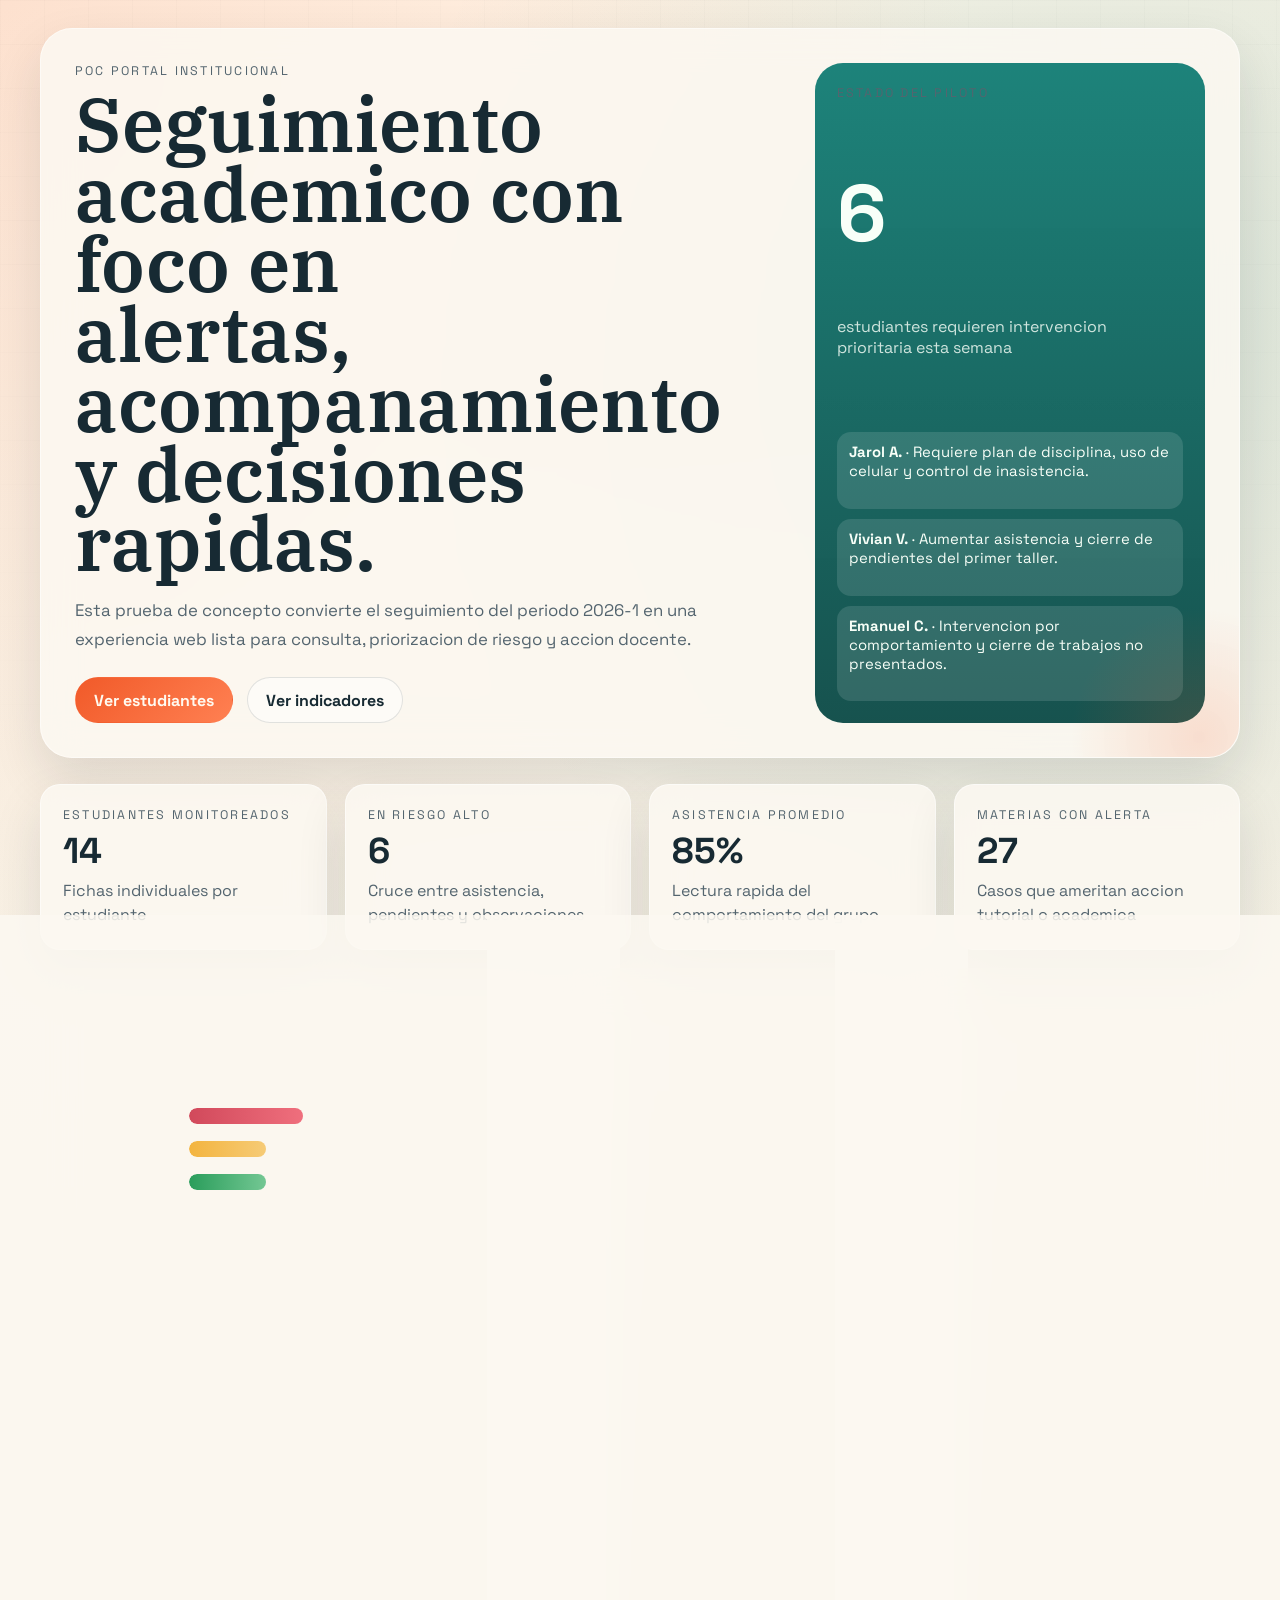
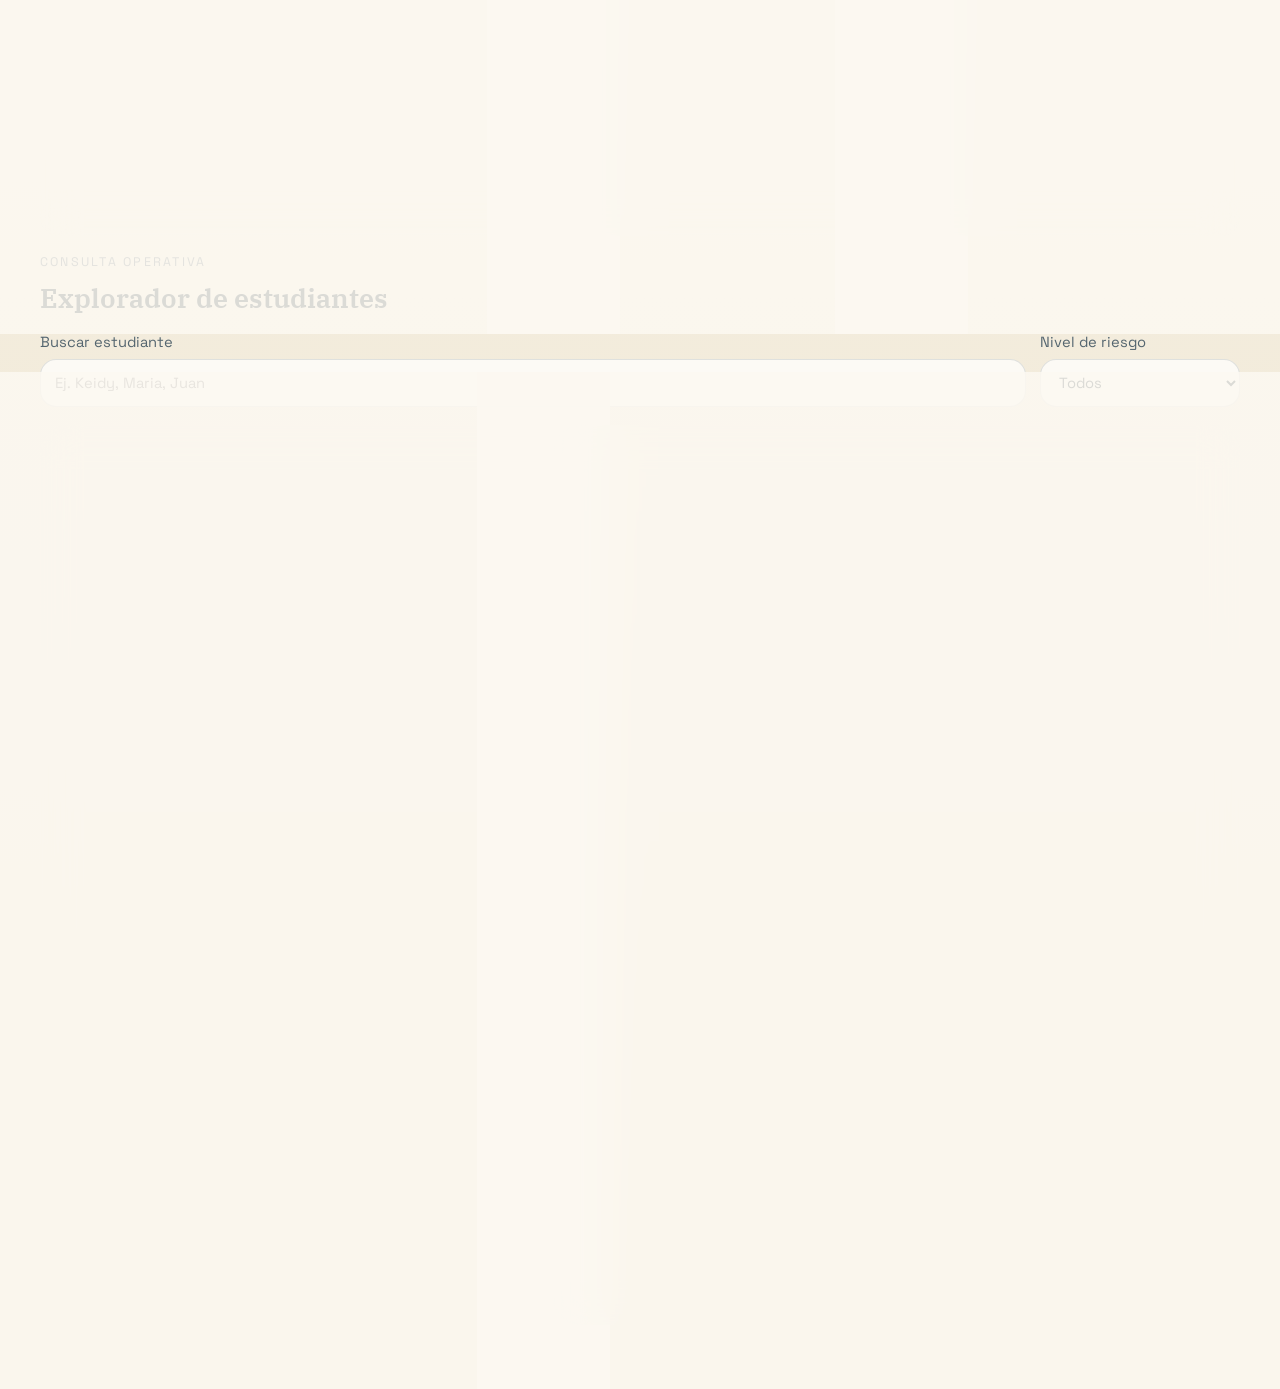
<file: POC/index.html>
<!DOCTYPE html>
<html lang="es">
<head>
  <meta charset="UTF-8">
  <meta name="viewport" content="width=device-width, initial-scale=1.0">
  <title>IEFV | Portal Academico POC</title>
  <meta
    name="description"
    content="Prueba de concepto para un portal de seguimiento academico y alertas tempranas del IEFV."
  >
  <link rel="preconnect" href="https://fonts.googleapis.com">
  <link rel="preconnect" href="https://fonts.gstatic.com" crossorigin>
  <link
    href="https://fonts.googleapis.com/css2?family=Space+Grotesk:wght@400;500;700&family=IBM+Plex+Serif:wght@500;600&display=swap"
    rel="stylesheet"
  >
  <link rel="stylesheet" href="./styles.css">
</head>
<body>
  <div class="page-shell">
    <header class="hero">
      <div class="hero__copy">
        <p class="eyebrow">POC Portal Institucional</p>
        <h1>Seguimiento academico con foco en alertas, acompanamiento y decisiones rapidas.</h1>
        <p class="hero__lead">
          Esta prueba de concepto convierte el seguimiento del periodo 2026-1 en una experiencia web
          lista para consulta, priorizacion de riesgo y accion docente.
        </p>
        <div class="hero__actions">
          <a class="button button--primary" href="#students">Ver estudiantes</a>
          <a class="button button--ghost" href="#insights">Ver indicadores</a>
        </div>
      </div>
      <aside class="hero__panel">
        <p class="hero__panel-label">Estado del piloto</p>
        <div class="hero__panel-value" id="heroRiskCount">0</div>
        <p class="hero__panel-text">estudiantes requieren intervencion prioritaria esta semana</p>
        <ul class="hero__pulse-list" id="heroAlerts"></ul>
      </aside>
    </header>

    <main>
      <section class="metrics" id="insights">
        <article class="metric-card">
          <p class="metric-card__label">Estudiantes monitoreados</p>
          <strong class="metric-card__value" id="metricStudents">0</strong>
          <span class="metric-card__meta">Fichas individuales por estudiante</span>
        </article>
        <article class="metric-card">
          <p class="metric-card__label">En riesgo alto</p>
          <strong class="metric-card__value" id="metricHighRisk">0</strong>
          <span class="metric-card__meta">Cruce entre asistencia, pendientes y observaciones</span>
        </article>
        <article class="metric-card">
          <p class="metric-card__label">Asistencia promedio</p>
          <strong class="metric-card__value" id="metricAttendance">0%</strong>
          <span class="metric-card__meta">Lectura rapida del comportamiento del grupo</span>
        </article>
        <article class="metric-card">
          <p class="metric-card__label">Materias con alerta</p>
          <strong class="metric-card__value" id="metricSubjects">0</strong>
          <span class="metric-card__meta">Casos que ameritan accion tutorial o academica</span>
        </article>
      </section>

      <section class="dashboard-grid">
        <article class="insight-card insight-card--wide">
          <div class="section-heading">
            <div>
              <p class="section-heading__eyebrow">Lectura general</p>
              <h2>Radar de acompanamiento</h2>
            </div>
            <span class="badge">Periodo 2026-1</span>
          </div>
          <div class="distribution" id="riskDistribution"></div>
          <div class="insight-card__footer">
            <p>
              Los datos son demostrativos y replican la estructura del archivo original: fichas por estudiante,
              observaciones por area y semaforizacion de seguimiento.
            </p>
          </div>
        </article>

        <article class="insight-card">
          <div class="section-heading">
            <div>
              <p class="section-heading__eyebrow">Alertas tempranas</p>
              <h2>Frentes de accion</h2>
            </div>
          </div>
          <ul class="alert-list" id="alertList"></ul>
        </article>

        <article class="insight-card">
          <div class="section-heading">
            <div>
              <p class="section-heading__eyebrow">Mapa por area</p>
              <h2>Materias sensibles</h2>
            </div>
          </div>
          <div class="subject-heatmap" id="subjectHeatmap"></div>
        </article>
      </section>

      <section class="students-section" id="students">
        <div class="section-heading">
          <div>
            <p class="section-heading__eyebrow">Consulta operativa</p>
            <h2>Explorador de estudiantes</h2>
          </div>
        </div>

        <div class="toolbar">
          <label class="toolbar__search">
            <span>Buscar estudiante</span>
            <input id="searchInput" type="search" placeholder="Ej. Keidy, Maria, Juan">
          </label>

          <label class="toolbar__filter">
            <span>Nivel de riesgo</span>
            <select id="riskFilter">
              <option value="all">Todos</option>
              <option value="high">Riesgo alto</option>
              <option value="medium">Riesgo medio</option>
              <option value="low">Riesgo bajo</option>
            </select>
          </label>
        </div>

        <div class="student-layout">
          <div class="student-list" id="studentList"></div>
          <article class="student-detail" id="studentDetail">
            <p class="student-detail__empty">Selecciona un estudiante para ver su ficha consolidada.</p>
          </article>
        </div>
      </section>
    </main>
  </div>

  <script src="./script.js"></script>
</body>
</html>
</file>
<file: POC/styles.css>
:root {
  --bg: #f5efe3;
  --surface: rgba(252, 249, 241, 0.86);
  --ink: #172a33;
  --muted: #54656f;
  --line: rgba(23, 42, 51, 0.12);
  --orange: #f15a29;
  --teal: #0f7b72;
  --gold: #f3b43f;
  --red: #d1495b;
  --green: #2a9d5b;
  --shadow: 0 22px 50px rgba(23, 42, 51, 0.12);
  --radius-lg: 28px;
  --radius-md: 20px;
  --radius-sm: 14px;
}

* {
  box-sizing: border-box;
}

html {
  scroll-behavior: smooth;
}

body {
  margin: 0;
  min-height: 100vh;
  font-family: "Space Grotesk", "Trebuchet MS", sans-serif;
  color: var(--ink);
  background:
    radial-gradient(circle at top left, rgba(241, 90, 41, 0.14), transparent 30%),
    radial-gradient(circle at 90% 10%, rgba(15, 123, 114, 0.15), transparent 26%),
    linear-gradient(180deg, #fff7ea 0%, var(--bg) 45%, #efe6d0 100%);
}

body::before {
  content: "";
  position: fixed;
  inset: 0;
  pointer-events: none;
  background-image:
    linear-gradient(rgba(23, 42, 51, 0.025) 1px, transparent 1px),
    linear-gradient(90deg, rgba(23, 42, 51, 0.025) 1px, transparent 1px);
  background-size: 44px 44px;
  mask-image: linear-gradient(180deg, rgba(0, 0, 0, 0.65), transparent 92%);
}

.page-shell {
  width: min(1200px, calc(100% - 32px));
  margin: 0 auto;
  padding: 28px 0 64px;
}

.hero,
.metric-card,
.insight-card,
.student-list,
.student-detail {
  backdrop-filter: blur(18px);
  background: var(--surface);
  border: 1px solid rgba(255, 255, 255, 0.5);
  box-shadow: var(--shadow);
}

.hero {
  position: relative;
  overflow: hidden;
  display: grid;
  grid-template-columns: minmax(0, 1.65fr) minmax(280px, 0.9fr);
  gap: 24px;
  padding: 34px;
  border-radius: calc(var(--radius-lg) + 4px);
}

.hero::after {
  content: "";
  position: absolute;
  right: -90px;
  bottom: -110px;
  width: 260px;
  height: 260px;
  border-radius: 50%;
  background: radial-gradient(circle, rgba(241, 90, 41, 0.16), transparent 70%);
}

.eyebrow,
.section-heading__eyebrow,
.hero__panel-label,
.metric-card__label {
  margin: 0 0 10px;
  font-size: 0.78rem;
  letter-spacing: 0.18em;
  text-transform: uppercase;
  color: var(--muted);
}

.hero h1,
.section-heading h2,
.student-detail__title {
  margin: 0;
  font-family: "IBM Plex Serif", Georgia, serif;
  font-weight: 600;
}

.hero h1 {
  max-width: 12ch;
  font-size: clamp(2.5rem, 6vw, 4.75rem);
  line-height: 0.92;
}

.hero__lead {
  max-width: 60ch;
  margin: 18px 0 0;
  font-size: 1.05rem;
  line-height: 1.7;
  color: var(--muted);
}

.hero__actions {
  display: flex;
  flex-wrap: wrap;
  gap: 14px;
  margin-top: 24px;
}

.button {
  display: inline-flex;
  align-items: center;
  justify-content: center;
  min-height: 46px;
  padding: 0 18px;
  border-radius: 999px;
  border: 1px solid transparent;
  text-decoration: none;
  font-weight: 700;
  transition: transform 160ms ease, background-color 160ms ease, border-color 160ms ease;
}

.button:hover {
  transform: translateY(-2px);
}

.button--primary {
  color: #fffaf0;
  background: linear-gradient(135deg, var(--orange), #ff8052);
}

.button--ghost {
  color: var(--ink);
  background: rgba(255, 255, 255, 0.45);
  border-color: var(--line);
}

.hero__panel {
  align-self: stretch;
  display: grid;
  gap: 10px;
  padding: 22px;
  border-radius: var(--radius-lg);
  background:
    linear-gradient(180deg, rgba(15, 123, 114, 0.94), rgba(10, 73, 69, 0.95)),
    linear-gradient(180deg, rgba(255, 255, 255, 0.08), rgba(255, 255, 255, 0));
  color: #f8fff8;
}

.hero__panel-value {
  font-size: clamp(3.1rem, 8vw, 5rem);
  font-weight: 700;
  line-height: 0.9;
}

.hero__panel-text {
  margin: 0;
  color: rgba(248, 255, 248, 0.82);
}

.hero__pulse-list,
.alert-list,
.student-meta,
.detail-list,
.subject-list {
  margin: 0;
  padding: 0;
  list-style: none;
}

.hero__pulse-list {
  display: grid;
  gap: 10px;
  margin-top: 8px;
}

.hero__pulse-list li {
  padding: 10px 12px;
  border-radius: var(--radius-sm);
  background: rgba(255, 255, 255, 0.12);
  font-size: 0.93rem;
}

.metrics {
  display: grid;
  grid-template-columns: repeat(4, minmax(0, 1fr));
  gap: 18px;
  margin-top: 26px;
}

.metric-card {
  padding: 22px;
  border-radius: var(--radius-md);
}

.metric-card__value {
  display: block;
  font-size: 2.25rem;
  line-height: 1;
}

.metric-card__meta {
  display: block;
  margin-top: 10px;
  color: var(--muted);
  line-height: 1.5;
}

.dashboard-grid {
  display: grid;
  grid-template-columns: 1.3fr 0.85fr 0.85fr;
  gap: 18px;
  margin-top: 18px;
}

.insight-card {
  padding: 22px;
  border-radius: var(--radius-md);
}

.section-heading {
  display: flex;
  align-items: start;
  justify-content: space-between;
  gap: 16px;
  margin-bottom: 18px;
}

.section-heading h2 {
  font-size: 1.7rem;
}

.badge,
.pill {
  display: inline-flex;
  align-items: center;
  gap: 8px;
  border-radius: 999px;
  padding: 8px 12px;
  font-size: 0.84rem;
  font-weight: 700;
}

.badge {
  color: var(--teal);
  background: rgba(15, 123, 114, 0.12);
}

.distribution {
  display: grid;
  gap: 12px;
}

.distribution__row {
  display: grid;
  grid-template-columns: 112px minmax(0, 1fr) 54px;
  gap: 14px;
  align-items: center;
}

.distribution__track {
  position: relative;
  overflow: hidden;
  height: 16px;
  border-radius: 999px;
  background: rgba(23, 42, 51, 0.08);
}

.distribution__bar {
  height: 100%;
  border-radius: inherit;
  transform-origin: left;
  animation: grow-bar 900ms ease forwards;
}

.distribution__bar--high {
  background: linear-gradient(90deg, #d1495b, #ef6f7d);
}

.distribution__bar--medium {
  background: linear-gradient(90deg, #f3b43f, #f6cb76);
}

.distribution__bar--low {
  background: linear-gradient(90deg, #2a9d5b, #73c793);
}

.insight-card__footer {
  margin-top: 18px;
  padding-top: 18px;
  border-top: 1px solid var(--line);
  color: var(--muted);
  line-height: 1.6;
}

.alert-list {
  display: grid;
  gap: 14px;
}

.alert-list li {
  padding: 14px;
  border-radius: var(--radius-sm);
  border: 1px solid var(--line);
  background: rgba(255, 255, 255, 0.5);
}

.alert-list strong,
.student-name {
  display: block;
  font-size: 1rem;
}

.alert-list span,
.student-note,
.student-meta li,
.detail-list li,
.subject-list li,
.subject-heatmap__item p {
  color: var(--muted);
  line-height: 1.5;
}

.subject-heatmap {
  display: grid;
  gap: 12px;
}

.subject-heatmap__item {
  padding: 14px;
  border-radius: var(--radius-sm);
  background: rgba(255, 255, 255, 0.55);
  border: 1px solid var(--line);
}

.subject-heatmap__item h3 {
  margin: 0 0 8px;
  font-size: 1rem;
}

.subject-heatmap__scale {
  height: 8px;
  margin-top: 10px;
  border-radius: 999px;
  background: linear-gradient(90deg, var(--green), var(--gold), var(--red));
  opacity: 0.8;
}

.students-section {
  margin-top: 18px;
}

.toolbar {
  display: flex;
  flex-wrap: wrap;
  gap: 14px;
  margin-bottom: 18px;
}

.toolbar label {
  display: grid;
  gap: 8px;
  font-size: 0.92rem;
  color: var(--muted);
}

.toolbar__search {
  flex: 1 1 320px;
}

.toolbar__filter {
  width: 200px;
}

input,
select {
  min-height: 48px;
  width: 100%;
  padding: 0 14px;
  border: 1px solid var(--line);
  border-radius: 16px;
  font: inherit;
  color: var(--ink);
  background: rgba(255, 255, 255, 0.72);
}

input:focus,
select:focus {
  outline: 2px solid rgba(15, 123, 114, 0.24);
  border-color: rgba(15, 123, 114, 0.48);
}

.student-layout {
  display: grid;
  grid-template-columns: minmax(280px, 0.9fr) minmax(0, 1.25fr);
  gap: 18px;
}

.student-list,
.student-detail {
  padding: 16px;
  border-radius: var(--radius-lg);
}

.student-list {
  display: grid;
  gap: 12px;
  align-content: start;
  max-height: 900px;
  overflow: auto;
}

.student-card {
  border: 1px solid transparent;
  border-radius: 18px;
  padding: 16px;
  background: rgba(255, 255, 255, 0.58);
  text-align: left;
  cursor: pointer;
  transition: transform 160ms ease, border-color 160ms ease, background-color 160ms ease;
}

.student-card:hover,
.student-card:focus-visible {
  transform: translateY(-2px);
  border-color: rgba(15, 123, 114, 0.26);
}

.student-card.is-active {
  border-color: rgba(15, 123, 114, 0.45);
  background: rgba(222, 247, 242, 0.88);
}

.student-header,
.student-detail__summary {
  display: flex;
  align-items: start;
  justify-content: space-between;
  gap: 12px;
}

.student-note {
  margin: 10px 0 0;
}

.student-meta {
  display: flex;
  flex-wrap: wrap;
  gap: 10px 14px;
  margin-top: 12px;
}

.pill--high,
.pill--medium,
.pill--low {
  color: #fffdf7;
}

.pill--high {
  background: var(--red);
}

.pill--medium {
  background: #c78710;
}

.pill--low {
  background: var(--green);
}

.student-detail {
  min-height: 520px;
}

.student-detail__empty {
  margin: 0;
  color: var(--muted);
}

.student-detail__headline {
  display: grid;
  gap: 18px;
}

.student-detail__summary {
  padding-bottom: 18px;
  border-bottom: 1px solid var(--line);
}

.student-detail__description {
  margin: 12px 0 0;
  color: var(--muted);
  line-height: 1.6;
}

.detail-grid {
  display: grid;
  grid-template-columns: repeat(2, minmax(0, 1fr));
  gap: 18px;
  margin-top: 22px;
}

.detail-card {
  padding: 18px;
  border-radius: 20px;
  background: rgba(255, 255, 255, 0.58);
  border: 1px solid var(--line);
}

.detail-card h3 {
  margin: 0 0 12px;
  font-size: 1rem;
}

.detail-list,
.subject-list {
  display: grid;
  gap: 10px;
}

.subject-list li {
  padding: 12px;
  border-radius: 14px;
  background: rgba(255, 255, 255, 0.82);
}

.subject-list strong {
  display: block;
  margin-bottom: 4px;
}

.empty-state {
  padding: 32px 18px;
  text-align: center;
  color: var(--muted);
}

@keyframes grow-bar {
  from {
    transform: scaleX(0.25);
    opacity: 0.35;
  }

  to {
    transform: scaleX(1);
    opacity: 1;
  }
}

@media (max-width: 1024px) {
  .dashboard-grid {
    grid-template-columns: 1fr;
  }

  .student-layout,
  .hero {
    grid-template-columns: 1fr;
  }

  .metrics {
    grid-template-columns: repeat(2, minmax(0, 1fr));
  }
}

@media (max-width: 720px) {
  .page-shell {
    width: min(100% - 20px, 1200px);
    padding-top: 14px;
  }

  .hero,
  .metric-card,
  .insight-card,
  .student-list,
  .student-detail {
    border-radius: 22px;
  }

  .metrics,
  .detail-grid {
    grid-template-columns: 1fr;
  }

  .toolbar {
    flex-direction: column;
  }

  .toolbar__filter {
    width: 100%;
  }

  .distribution__row {
    grid-template-columns: 92px minmax(0, 1fr) 40px;
  }
}
</file>
